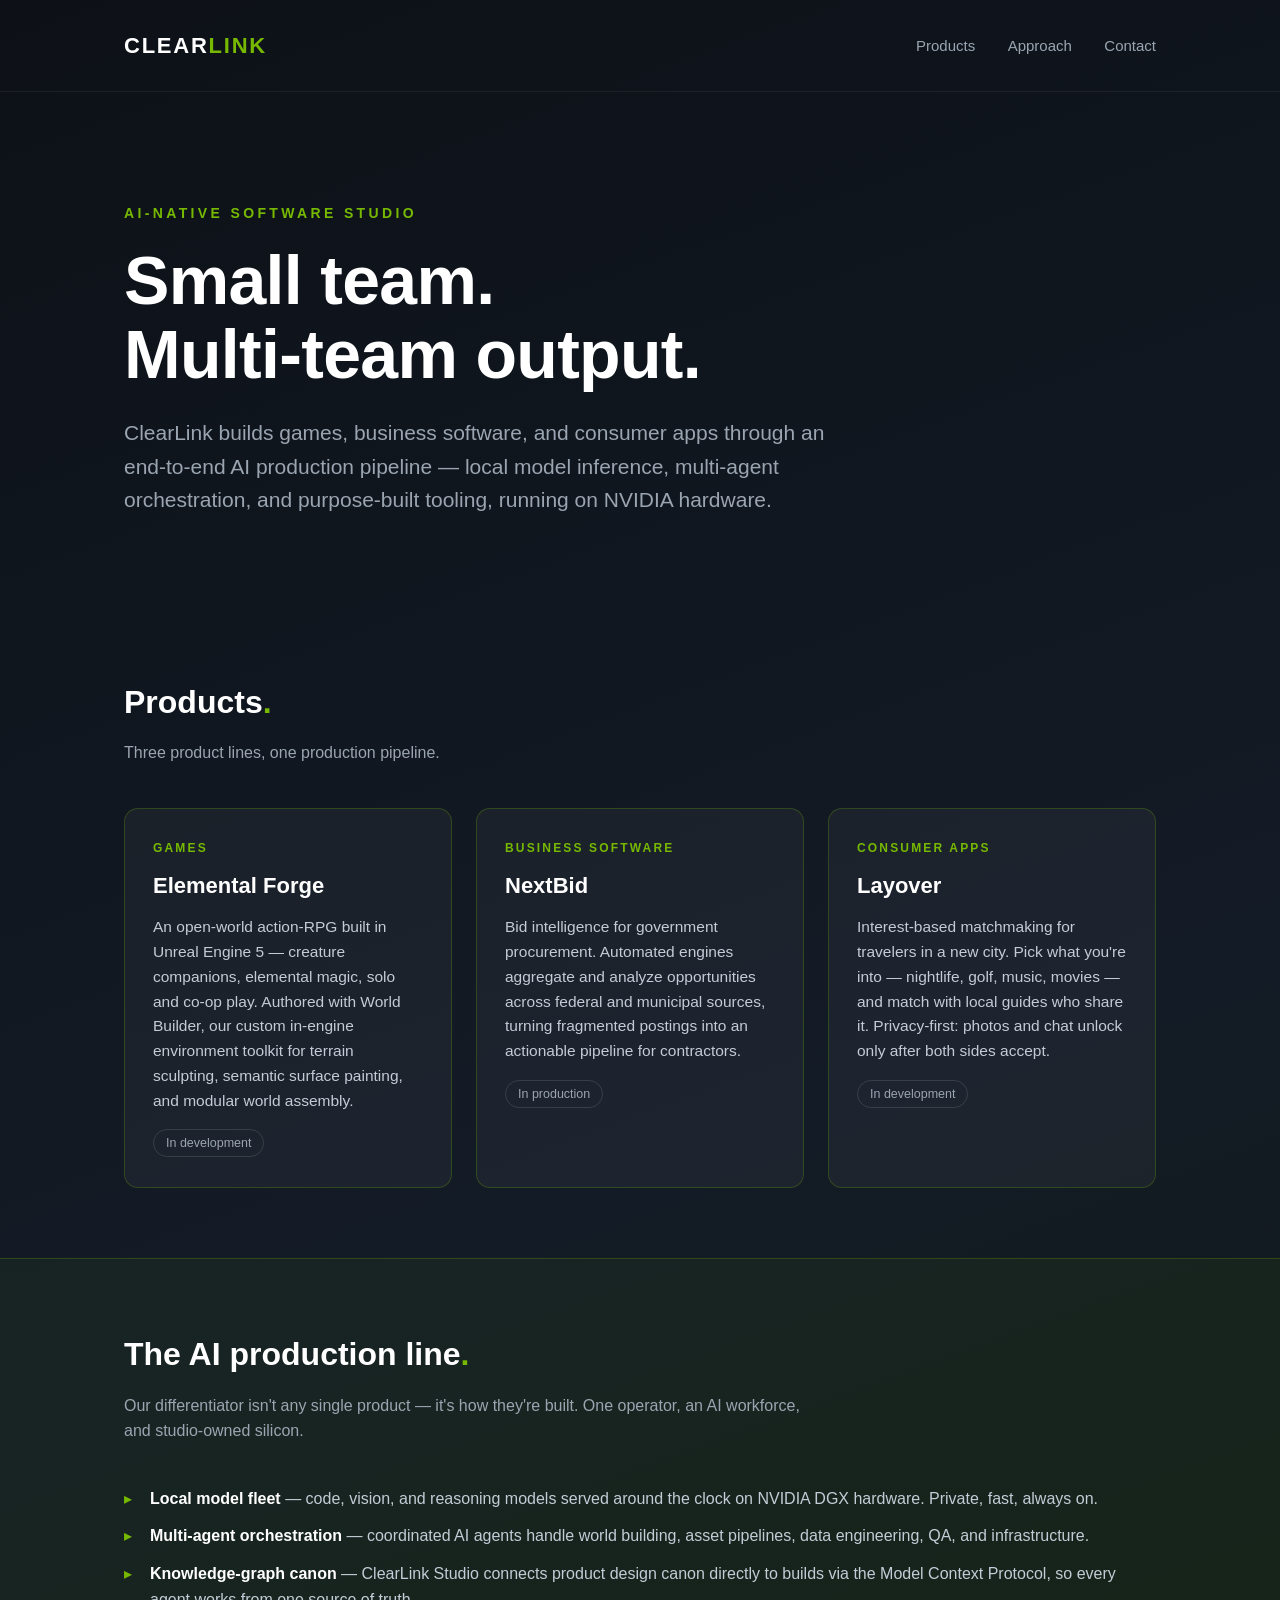
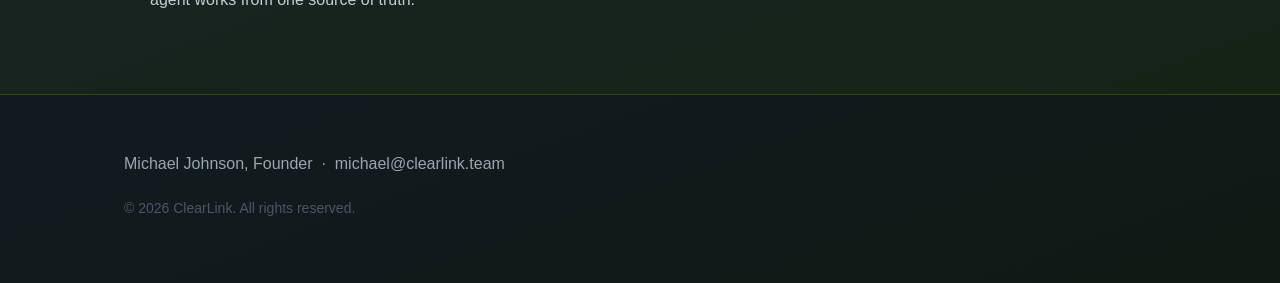
<file: index.html>
<!DOCTYPE html>
<html lang="en">
<head>
<meta charset="utf-8">
<meta name="viewport" content="width=device-width, initial-scale=1">
<title>ClearLink — AI-Native Software Studio</title>
<meta name="description" content="ClearLink is an AI-native software studio building games, business software, and consumer apps — powered by an end-to-end AI production pipeline on NVIDIA hardware.">
<style>
  :root {
    --bg: #0d1117; --bg2: #131b26; --panel: rgba(255,255,255,0.045);
    --line: rgba(118,185,0,0.25); --green: #76b900; --text: #c3ccd6;
    --head: #ffffff; --muted: #9aa5b1; --dim: #4a5568;
  }
  * { margin: 0; padding: 0; box-sizing: border-box; }
  html { scroll-behavior: smooth; }
  body {
    font-family: 'Segoe UI', -apple-system, Arial, sans-serif;
    background: linear-gradient(160deg, var(--bg) 0%, var(--bg2) 60%, #0f1a14 100%);
    color: var(--text); min-height: 100vh; line-height: 1.6;
  }
  .wrap { max-width: 1080px; margin: 0 auto; padding: 0 24px; }
  header { padding: 28px 0; border-bottom: 1px solid rgba(255,255,255,0.06); }
  .logo { font-size: 22px; font-weight: 700; letter-spacing: 0.08em; color: var(--head); text-decoration: none; }
  .logo span { color: var(--green); }
  nav { display: flex; justify-content: space-between; align-items: center; }
  nav .links a { color: var(--muted); text-decoration: none; margin-left: 28px; font-size: 15px; }
  nav .links a:hover { color: var(--green); }
  .hero { padding: 110px 0 90px; }
  .kicker { color: var(--green); font-size: 14px; letter-spacing: 0.24em; text-transform: uppercase; font-weight: 600; margin-bottom: 18px; }
  h1 { font-size: clamp(40px, 6vw, 68px); font-weight: 700; color: var(--head); letter-spacing: -0.01em; line-height: 1.1; }
  .hero p { font-size: 21px; color: var(--muted); max-width: 720px; margin-top: 24px; }
  section { padding: 70px 0; }
  h2 { font-size: 32px; color: var(--head); margin-bottom: 12px; }
  h2 .tick { color: var(--green); }
  .section-sub { color: var(--muted); max-width: 700px; margin-bottom: 42px; }
  .grid { display: grid; grid-template-columns: repeat(auto-fit, minmax(300px, 1fr)); gap: 24px; }
  .card {
    background: var(--panel); border: 1px solid var(--line); border-radius: 14px;
    padding: 30px 28px;
  }
  .card .tag { font-size: 12px; letter-spacing: 0.18em; text-transform: uppercase; color: var(--green); font-weight: 600; }
  .card h3 { color: var(--head); font-size: 22px; margin: 10px 0 12px; }
  .card p { font-size: 15.5px; color: var(--text); }
  .card .status { display: inline-block; margin-top: 16px; font-size: 12.5px; color: var(--muted); border: 1px solid rgba(255,255,255,0.12); border-radius: 20px; padding: 3px 12px; }
  .pipeline { background: rgba(118,185,0,0.05); border-top: 1px solid var(--line); border-bottom: 1px solid var(--line); }
  .pipeline ul { list-style: none; margin-top: 8px; }
  .pipeline li { padding-left: 26px; position: relative; margin-bottom: 12px; font-size: 16px; }
  .pipeline li::before { content: "▸"; color: var(--green); position: absolute; left: 0; }
  footer { padding: 56px 0 64px; color: var(--dim); font-size: 14px; }
  footer a { color: var(--muted); text-decoration: none; }
  footer a:hover { color: var(--green); }
  .contact-line { color: var(--muted); font-size: 16px; margin-bottom: 20px; }
</style>
</head>
<body>

<header>
  <div class="wrap">
    <nav>
      <a class="logo" href="#">CLEAR<span>LINK</span></a>
      <div class="links">
        <a href="#products">Products</a>
        <a href="#approach">Approach</a>
        <a href="#contact">Contact</a>
      </div>
    </nav>
  </div>
</header>

<div class="hero">
  <div class="wrap">
    <div class="kicker">AI-Native Software Studio</div>
    <h1>Small team.<br>Multi-team output.</h1>
    <p>ClearLink builds games, business software, and consumer apps through an end-to-end AI production pipeline — local model inference, multi-agent orchestration, and purpose-built tooling, running on NVIDIA hardware.</p>
  </div>
</div>

<section id="products">
  <div class="wrap">
    <h2>Products<span class="tick">.</span></h2>
    <p class="section-sub">Three product lines, one production pipeline.</p>
    <div class="grid">
      <div class="card">
        <div class="tag">Games</div>
        <h3>Elemental Forge</h3>
        <p>An open-world action-RPG built in Unreal Engine 5 — creature companions, elemental magic, solo and co-op play. Authored with World Builder, our custom in-engine environment toolkit for terrain sculpting, semantic surface painting, and modular world assembly.</p>
        <span class="status">In development</span>
      </div>
      <div class="card">
        <div class="tag">Business Software</div>
        <h3>NextBid</h3>
        <p>Bid intelligence for government procurement. Automated engines aggregate and analyze opportunities across federal and municipal sources, turning fragmented postings into an actionable pipeline for contractors.</p>
        <span class="status">In production</span>
      </div>
      <div class="card">
        <div class="tag">Consumer Apps</div>
        <h3>Layover</h3>
        <p>Interest-based matchmaking for travelers in a new city. Pick what you're into — nightlife, golf, music, movies — and match with local guides who share it. Privacy-first: photos and chat unlock only after both sides accept.</p>
        <span class="status">In development</span>
      </div>
    </div>
  </div>
</section>

<section class="pipeline" id="approach">
  <div class="wrap">
    <h2>The AI production line<span class="tick">.</span></h2>
    <p class="section-sub">Our differentiator isn't any single product — it's how they're built. One operator, an AI workforce, and studio-owned silicon.</p>
    <ul>
      <li><strong style="color:var(--head)">Local model fleet</strong> — code, vision, and reasoning models served around the clock on NVIDIA DGX hardware. Private, fast, always on.</li>
      <li><strong style="color:var(--head)">Multi-agent orchestration</strong> — coordinated AI agents handle world building, asset pipelines, data engineering, QA, and infrastructure.</li>
      <li><strong style="color:var(--head)">Knowledge-graph canon</strong> — ClearLink Studio connects product design canon directly to builds via the Model Context Protocol, so every agent works from one source of truth.</li>
    </ul>
  </div>
</section>

<footer id="contact">
  <div class="wrap">
    <div class="contact-line">Michael Johnson, Founder &nbsp;·&nbsp; <a href="mailto:michael@clearlink.team">michael@clearlink.team</a></div>
    <div>© 2026 ClearLink. All rights reserved.</div>
  </div>
</footer>

</body>
</html>
</file>
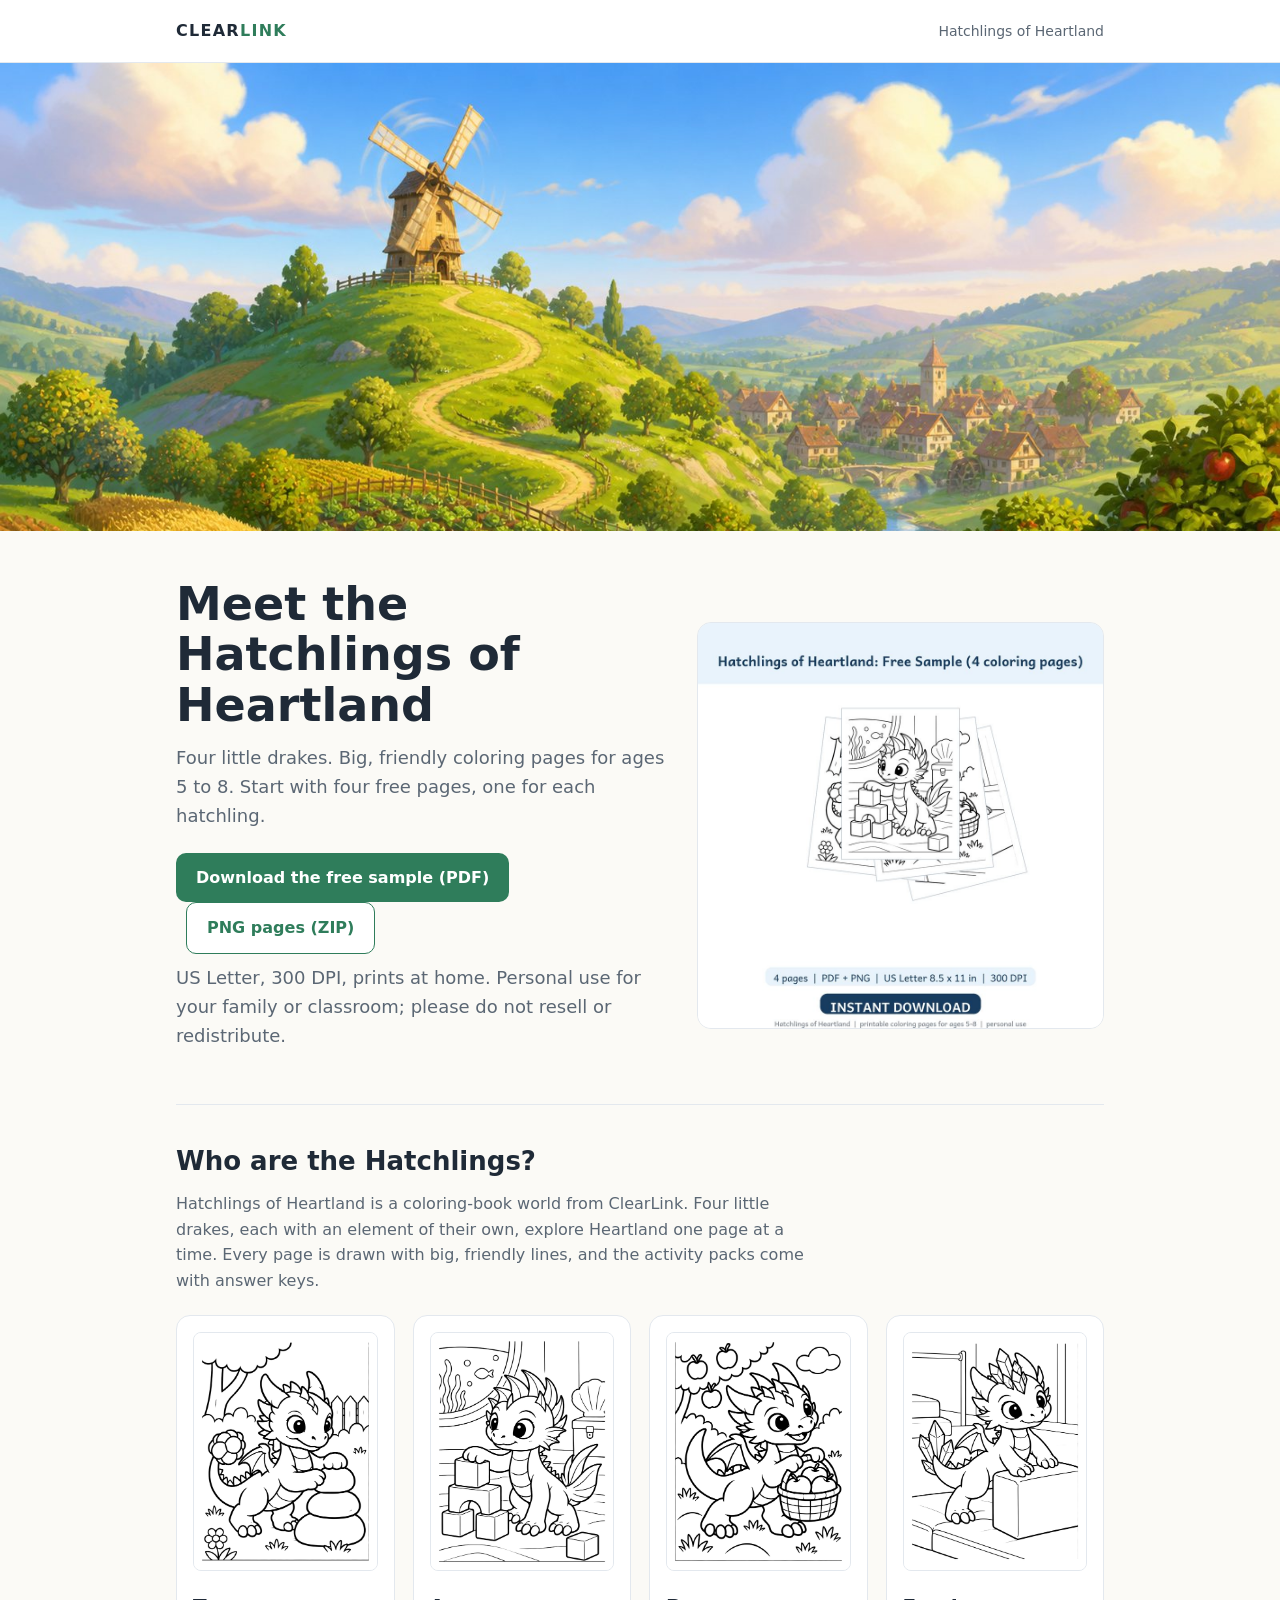
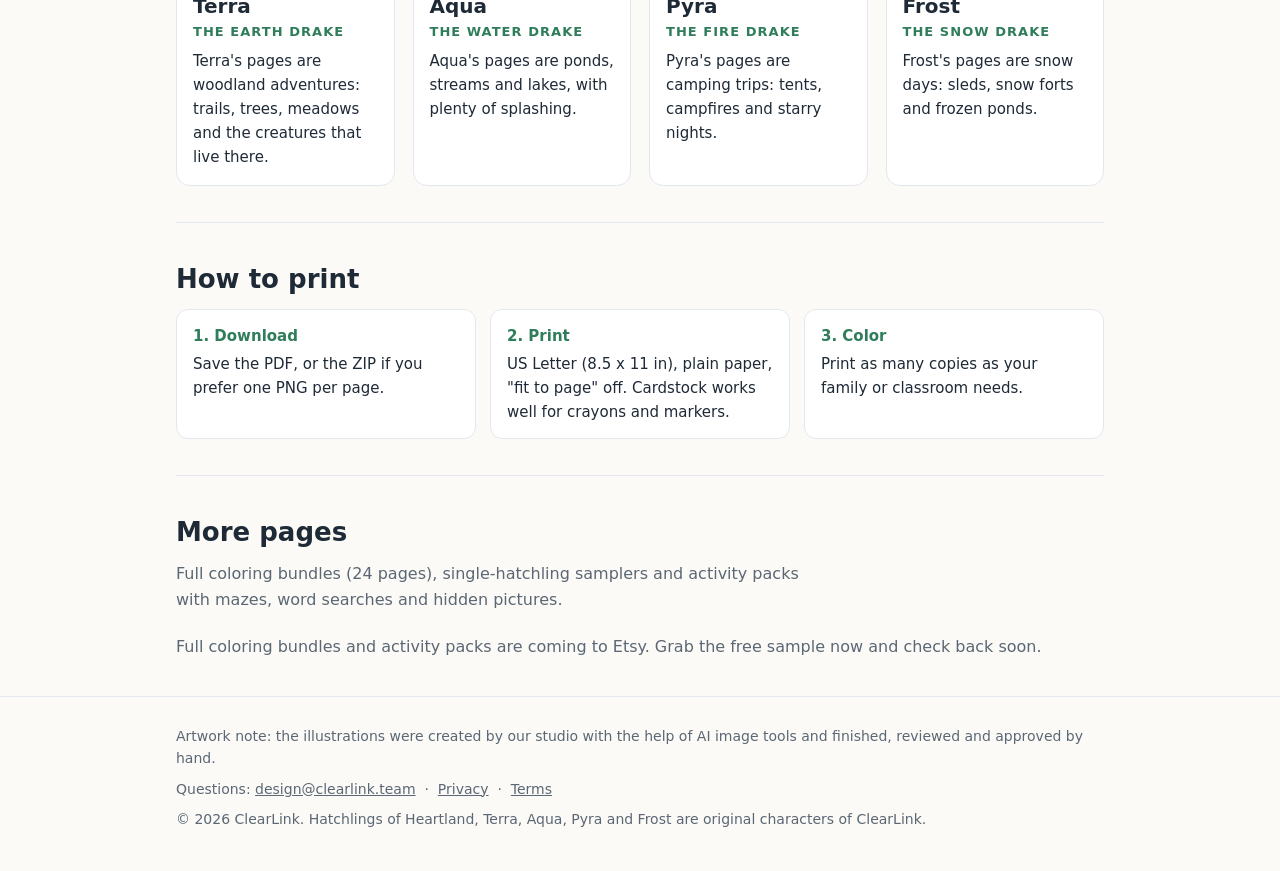
<file: hatchlings/index.html>
<!doctype html>
<html lang="en">
<head>
<meta charset="utf-8">
<meta name="viewport" content="width=device-width, initial-scale=1">
<title>Hatchlings of Heartland: free coloring pages</title>
<meta name="description" content="Meet Terra, Aqua, Pyra and Frost, the four little drakes of Hatchlings of Heartland. Download four free printable coloring pages for ages 5-8.">
<link rel="canonical" href="https://www.clearlink.team/hatchlings/">
<meta property="og:title" content="Hatchlings of Heartland: free coloring pages">
<meta property="og:description" content="Four little drakes, four free printable coloring pages. Big, friendly lines for ages 5-8.">
<meta property="og:image" content="https://www.clearlink.team/hatchlings/img/cover.jpg">
<meta property="og:type" content="website">
<style>
  :root { --ink:#1f2a37; --muted:#5b6774; --line:#e3e8ee; --accent:#2f7d5b; --accent-ink:#ffffff; --bg:#fbfaf6; --card:#ffffff; }
  * { box-sizing:border-box; margin:0; padding:0; }
  body { font-family:'Segoe UI', system-ui, -apple-system, Arial, sans-serif; color:var(--ink); background:var(--bg); line-height:1.6; }
  .wrap { max-width:960px; margin:0 auto; padding:0 16px; }
  header { padding:18px 0; border-bottom:1px solid var(--line); background:#fff; }
  header .wrap { display:flex; justify-content:space-between; align-items:center; gap:12px; flex-wrap:wrap; }
  .logo { font-weight:700; letter-spacing:.08em; color:var(--ink); text-decoration:none; }
  .logo span { color:var(--accent); }
  .crumb { color:var(--muted); font-size:14px; }
  .banner { width:100%; max-height:min(52vh, 560px); overflow:hidden; background:#cfe3f5; }
  .banner img { display:block; width:100%; height:100%; object-fit:cover; object-position:center 40%; }
  .hero { padding:48px 0 32px; display:grid; grid-template-columns:1.2fr 1fr; gap:32px; align-items:center; }
  .hero h1 { font-size:clamp(30px,5vw,46px); line-height:1.1; margin-bottom:14px; }
  .hero p { font-size:18px; color:var(--muted); margin-bottom:22px; }
  .hero img { width:100%; height:auto; border-radius:14px; border:1px solid var(--line); background:#fff; }
  .btn { display:inline-block; background:var(--accent); color:var(--accent-ink); text-decoration:none; padding:12px 20px; border-radius:10px; font-weight:600; border:0; font-size:16px; cursor:pointer; }
  .btn.ghost { background:#fff; color:var(--accent); border:1px solid var(--accent); }
  .btn + .btn { margin-left:10px; }
  .small { font-size:14px; color:var(--muted); margin-top:10px; }
  section { padding:36px 0; border-top:1px solid var(--line); }
  h2 { font-size:26px; margin-bottom:8px; }
  .lead { color:var(--muted); max-width:640px; margin-bottom:22px; }
  .grid { display:grid; grid-template-columns:repeat(auto-fit,minmax(200px,1fr)); gap:18px; }
  .card { background:var(--card); border:1px solid var(--line); border-radius:14px; padding:16px; }
  .card img { width:100%; height:auto; border-radius:8px; border:1px solid var(--line); }
  .card h3 { margin-top:12px; font-size:20px; }
  .card .sub { color:var(--accent); font-size:13px; letter-spacing:.08em; text-transform:uppercase; font-weight:600; margin-bottom:6px; }
  .card p { font-size:15px; }
  .steps { list-style:none; display:grid; grid-template-columns:repeat(auto-fit,minmax(220px,1fr)); gap:14px; }
  .steps li { background:#fff; border:1px solid var(--line); border-radius:12px; padding:14px 16px; font-size:15px; }
  .steps b { display:block; color:var(--accent); margin-bottom:4px; }
  .soon { color:var(--muted); }
  .placeholder { aspect-ratio:280/362; display:flex; align-items:center; justify-content:center; text-align:center; padding:16px; color:var(--muted); font-size:14px; background:#f3f1ea; border:1px dashed var(--line); border-radius:8px; }
  .optin form { display:flex; gap:10px; flex-wrap:wrap; align-items:center; margin-top:10px; }
  .optin input { padding:11px 12px; border:1px solid var(--line); border-radius:10px; font-size:16px; min-width:240px; }
  .optin label { font-size:14px; color:var(--muted); width:100%; }
  footer { padding:28px 0 40px; color:var(--muted); font-size:14px; border-top:1px solid var(--line); }
  footer a { color:var(--muted); }
  @media (max-width:720px) { .hero { grid-template-columns:1fr; padding-top:28px; } .btn + .btn { margin-left:0; margin-top:10px; } }
</style>
</head>
<body>
<header><div class="wrap">
  <a class="logo" href="/">CLEAR<span>LINK</span></a>
  <span class="crumb">Hatchlings of Heartland</span>
</div></header>

<div class="banner"><img src="img/banner-heartland.jpg" srcset="img/banner-heartland-800.jpg 800w, img/banner-heartland.jpg 1600w" sizes="100vw" alt="Heartland: a windmill on a green hill above a small village" width="1600" height="900" fetchpriority="high"></div>
<main class="wrap">
  <div class="hero">
    <div>
      <h1>Meet the Hatchlings of Heartland</h1>
      <p>Four little drakes. Big, friendly coloring pages for ages 5 to 8. Start with four free pages, one for each hatchling.</p>
      <a class="btn" href="free-sample-4-drakes.pdf" download>Download the free sample (PDF)</a>
      <a class="btn ghost" href="free-sample-4-drakes-PNG.zip" download>PNG pages (ZIP)</a>
      <p class="small">US Letter, 300 DPI, prints at home. Personal use for your family or classroom; please do not resell or redistribute.</p>
    </div>
    <img src="img/cover.jpg" alt="Hatchlings of Heartland coloring page preview" width="900" height="900">
  </div>

  <section id="hatchlings">
    <h2>Who are the Hatchlings?</h2>
    <p class="lead">Hatchlings of Heartland is a coloring-book world from ClearLink. Four little drakes, each with an element of their own, explore Heartland one page at a time. Every page is drawn with big, friendly lines, and the activity packs come with answer keys.</p>
    <div class="grid">
<article class="card">
  <img src="img/page-terra.png" alt="Coloring page preview: Terra, the earth drake" loading="lazy" width="280" height="362">
  <h3>Terra</h3><p class="sub">The earth drake</p><p>Terra&#x27;s pages are woodland adventures: trails, trees, meadows and the creatures that live there.</p>
</article>
<article class="card">
  <img src="img/page-aqua.png" alt="Coloring page preview: Aqua, the water drake" loading="lazy" width="280" height="362">
  <h3>Aqua</h3><p class="sub">The water drake</p><p>Aqua&#x27;s pages are ponds, streams and lakes, with plenty of splashing.</p>
</article>
<article class="card">
  <img src="img/page-pyra.png" alt="Coloring page preview: Pyra, the fire drake" loading="lazy" width="280" height="362">
  <h3>Pyra</h3><p class="sub">The fire drake</p><p>Pyra&#x27;s pages are camping trips: tents, campfires and starry nights.</p>
</article>
<article class="card">
  <img src="img/page-frost.png" alt="Coloring page preview: Frost, the snow drake" loading="lazy" width="280" height="362">
  <h3>Frost</h3><p class="sub">The snow drake</p><p>Frost&#x27;s pages are snow days: sleds, snow forts and frozen ponds.</p>
</article>
    </div>
  </section>

  <section id="print">
    <h2>How to print</h2>
    <ul class="steps">
      <li><b>1. Download</b> Save the PDF, or the ZIP if you prefer one PNG per page.</li>
      <li><b>2. Print</b> US Letter (8.5 x 11 in), plain paper, "fit to page" off. Cardstock works well for crayons and markers.</li>
      <li><b>3. Color</b> Print as many copies as your family or classroom needs.</li>
    </ul>
  </section>

  <section id="more">
    <h2>More pages</h2>
    <p class="lead">Full coloring bundles (24 pages), single-hatchling samplers and activity packs with mazes, word searches and hidden pictures.</p>
    <p class="soon">Full coloring bundles and activity packs are coming to Etsy. Grab the free sample now and check back soon.</p>
    
  </section>

  
</main>

<footer><div class="wrap">
  <p>Artwork note: the illustrations were created by our studio with the help of AI image tools and finished, reviewed and approved by hand.</p>
  <p style="margin-top:8px">Questions: <a href="mailto:design@clearlink.team">design@clearlink.team</a> &nbsp;&middot;&nbsp; <a href="/privacy/">Privacy</a> &nbsp;&middot;&nbsp; <a href="/terms/">Terms</a></p>
  <p style="margin-top:8px">&copy; 2026 ClearLink. Hatchlings of Heartland, Terra, Aqua, Pyra and Frost are original characters of ClearLink.</p>
</div></footer>

</body>
</html>
</file>
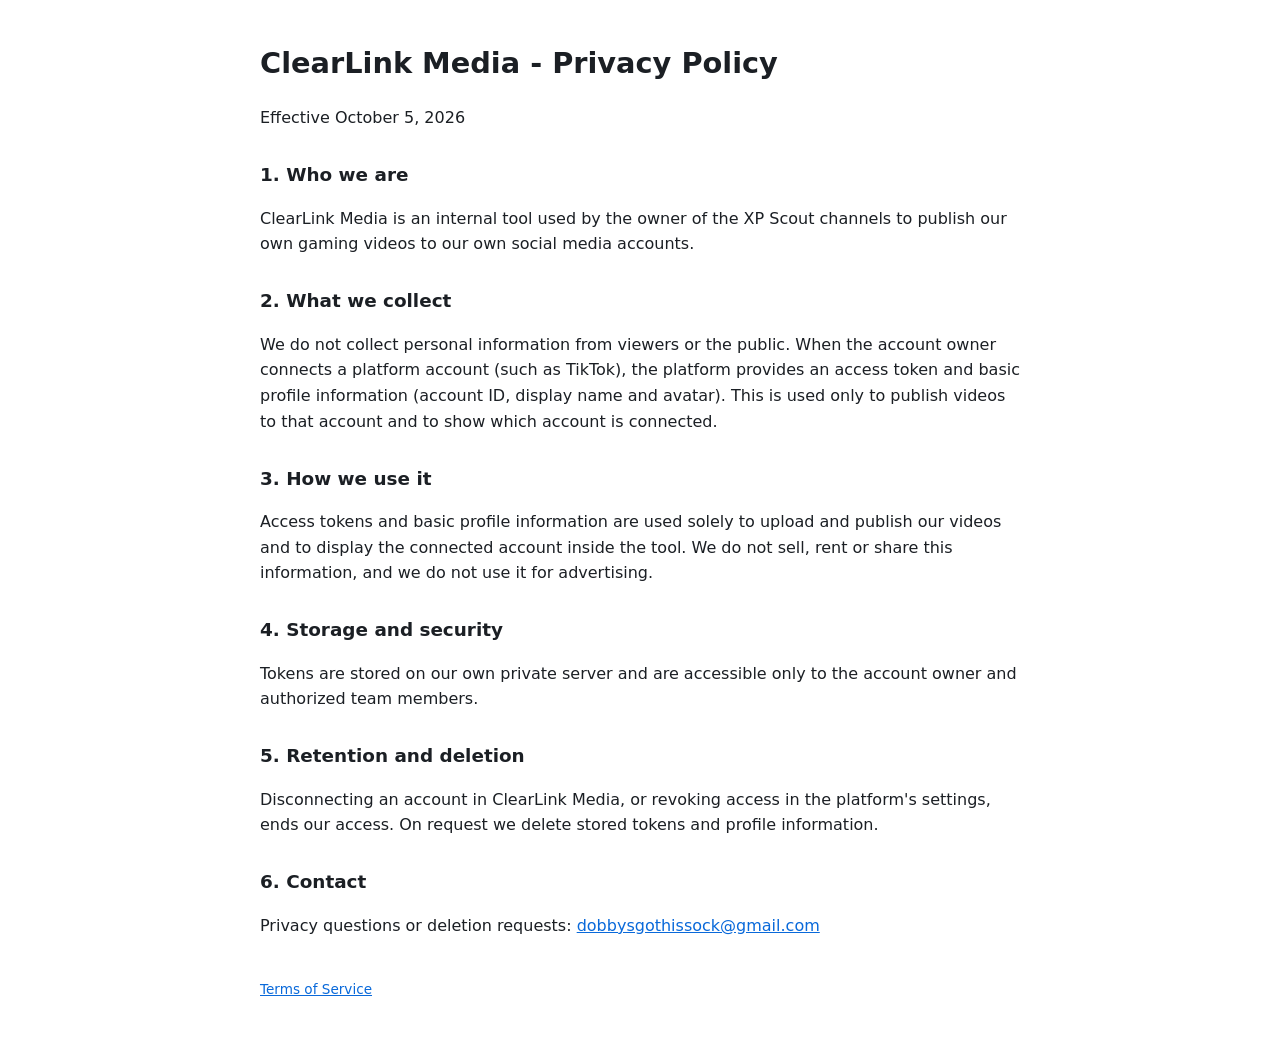
<file: privacy/index.html>
<!doctype html><html lang="en"><head><meta charset="utf-8"><meta name="viewport" content="width=device-width,initial-scale=1"><title>ClearLink Media - Privacy Policy</title><link rel="stylesheet" href="../legal.css"></head><body>
<h1>ClearLink Media - Privacy Policy</h1><p>Effective October 5, 2026</p>
<h2>1. Who we are</h2><p>ClearLink Media is an internal tool used by the owner of the XP Scout channels to publish our own gaming videos to our own social media accounts.</p>
<h2>2. What we collect</h2><p>We do not collect personal information from viewers or the public. When the account owner connects a platform account (such as TikTok), the platform provides an access token and basic profile information (account ID, display name and avatar). This is used only to publish videos to that account and to show which account is connected.</p>
<h2>3. How we use it</h2><p>Access tokens and basic profile information are used solely to upload and publish our videos and to display the connected account inside the tool. We do not sell, rent or share this information, and we do not use it for advertising.</p>
<h2>4. Storage and security</h2><p>Tokens are stored on our own private server and are accessible only to the account owner and authorized team members.</p>
<h2>5. Retention and deletion</h2><p>Disconnecting an account in ClearLink Media, or revoking access in the platform's settings, ends our access. On request we delete stored tokens and profile information.</p>
<h2>6. Contact</h2><p>Privacy questions or deletion requests: <a href="mailto:dobbysgothissock@gmail.com">dobbysgothissock@gmail.com</a></p>
<footer><a href="../terms/">Terms of Service</a></footer></body></html>
</file>
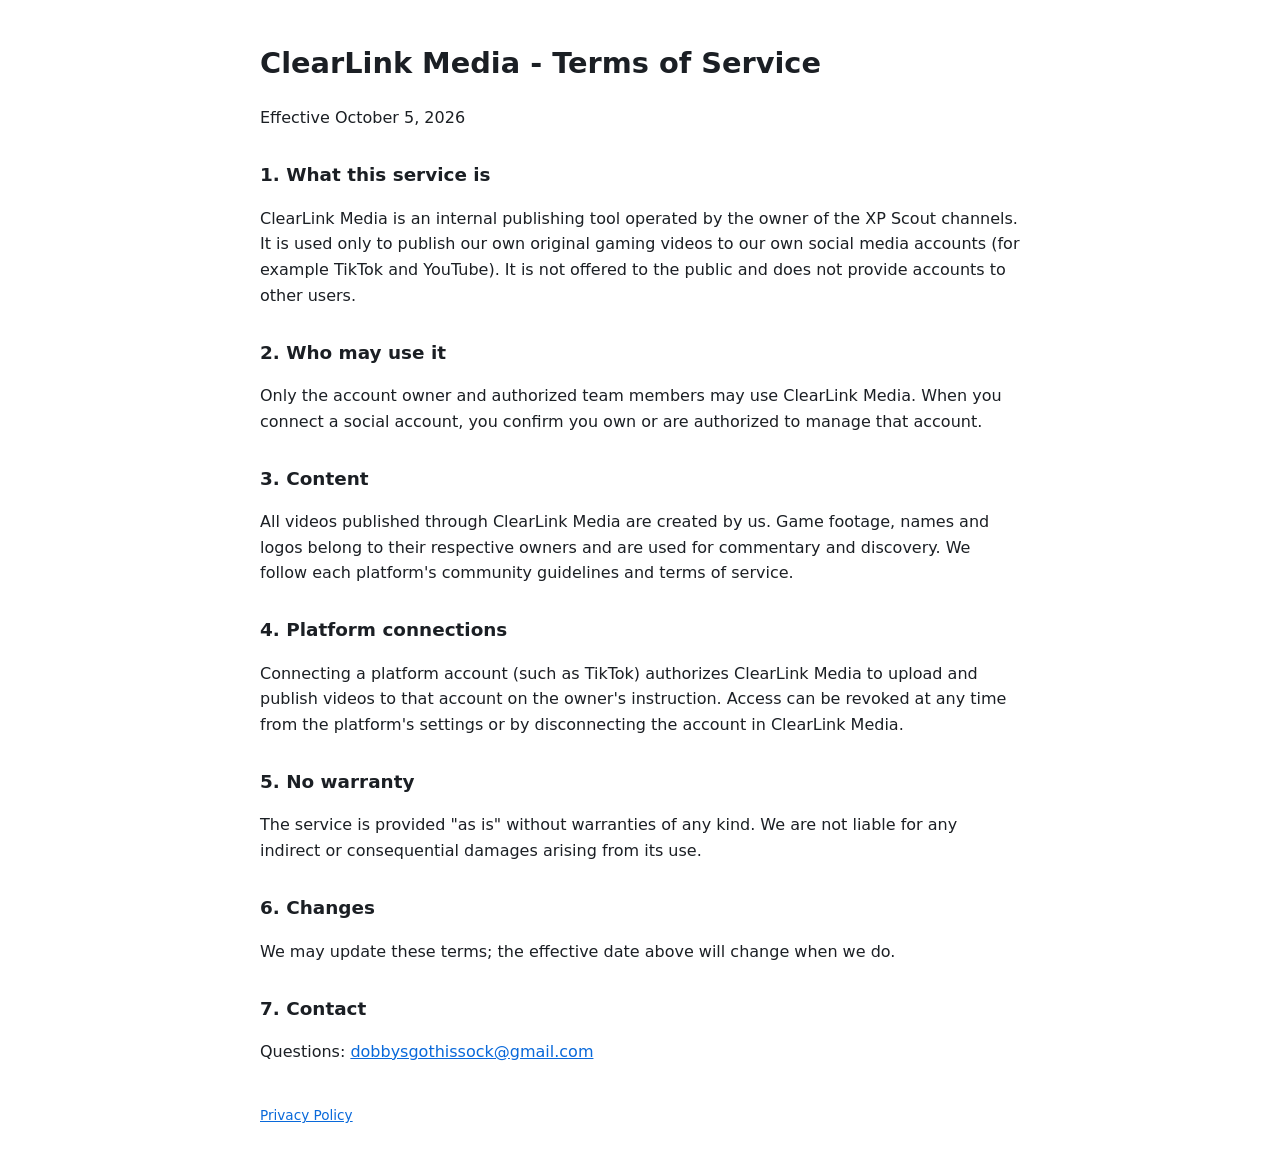
<file: terms/index.html>
<!doctype html><html lang="en"><head><meta charset="utf-8"><meta name="viewport" content="width=device-width,initial-scale=1"><title>ClearLink Media - Terms of Service</title><link rel="stylesheet" href="../legal.css"></head><body>
<h1>ClearLink Media - Terms of Service</h1><p>Effective October 5, 2026</p>
<h2>1. What this service is</h2><p>ClearLink Media is an internal publishing tool operated by the owner of the XP Scout channels. It is used only to publish our own original gaming videos to our own social media accounts (for example TikTok and YouTube). It is not offered to the public and does not provide accounts to other users.</p>
<h2>2. Who may use it</h2><p>Only the account owner and authorized team members may use ClearLink Media. When you connect a social account, you confirm you own or are authorized to manage that account.</p>
<h2>3. Content</h2><p>All videos published through ClearLink Media are created by us. Game footage, names and logos belong to their respective owners and are used for commentary and discovery. We follow each platform's community guidelines and terms of service.</p>
<h2>4. Platform connections</h2><p>Connecting a platform account (such as TikTok) authorizes ClearLink Media to upload and publish videos to that account on the owner's instruction. Access can be revoked at any time from the platform's settings or by disconnecting the account in ClearLink Media.</p>
<h2>5. No warranty</h2><p>The service is provided "as is" without warranties of any kind. We are not liable for any indirect or consequential damages arising from its use.</p>
<h2>6. Changes</h2><p>We may update these terms; the effective date above will change when we do.</p>
<h2>7. Contact</h2><p>Questions: <a href="mailto:dobbysgothissock@gmail.com">dobbysgothissock@gmail.com</a></p>
<footer><a href="../privacy/">Privacy Policy</a></footer></body></html>
</file>
<file: legal.css>
body{font-family:system-ui,Segoe UI,Arial,sans-serif;max-width:760px;margin:40px auto;padding:0 16px;line-height:1.6;color:#1b1f24;background:#fff}
h1{font-size:1.8rem}h2{font-size:1.15rem;margin-top:1.6em}a{color:#0969da}footer{margin-top:3em;font-size:.85rem;color:#57606a}
</file>
